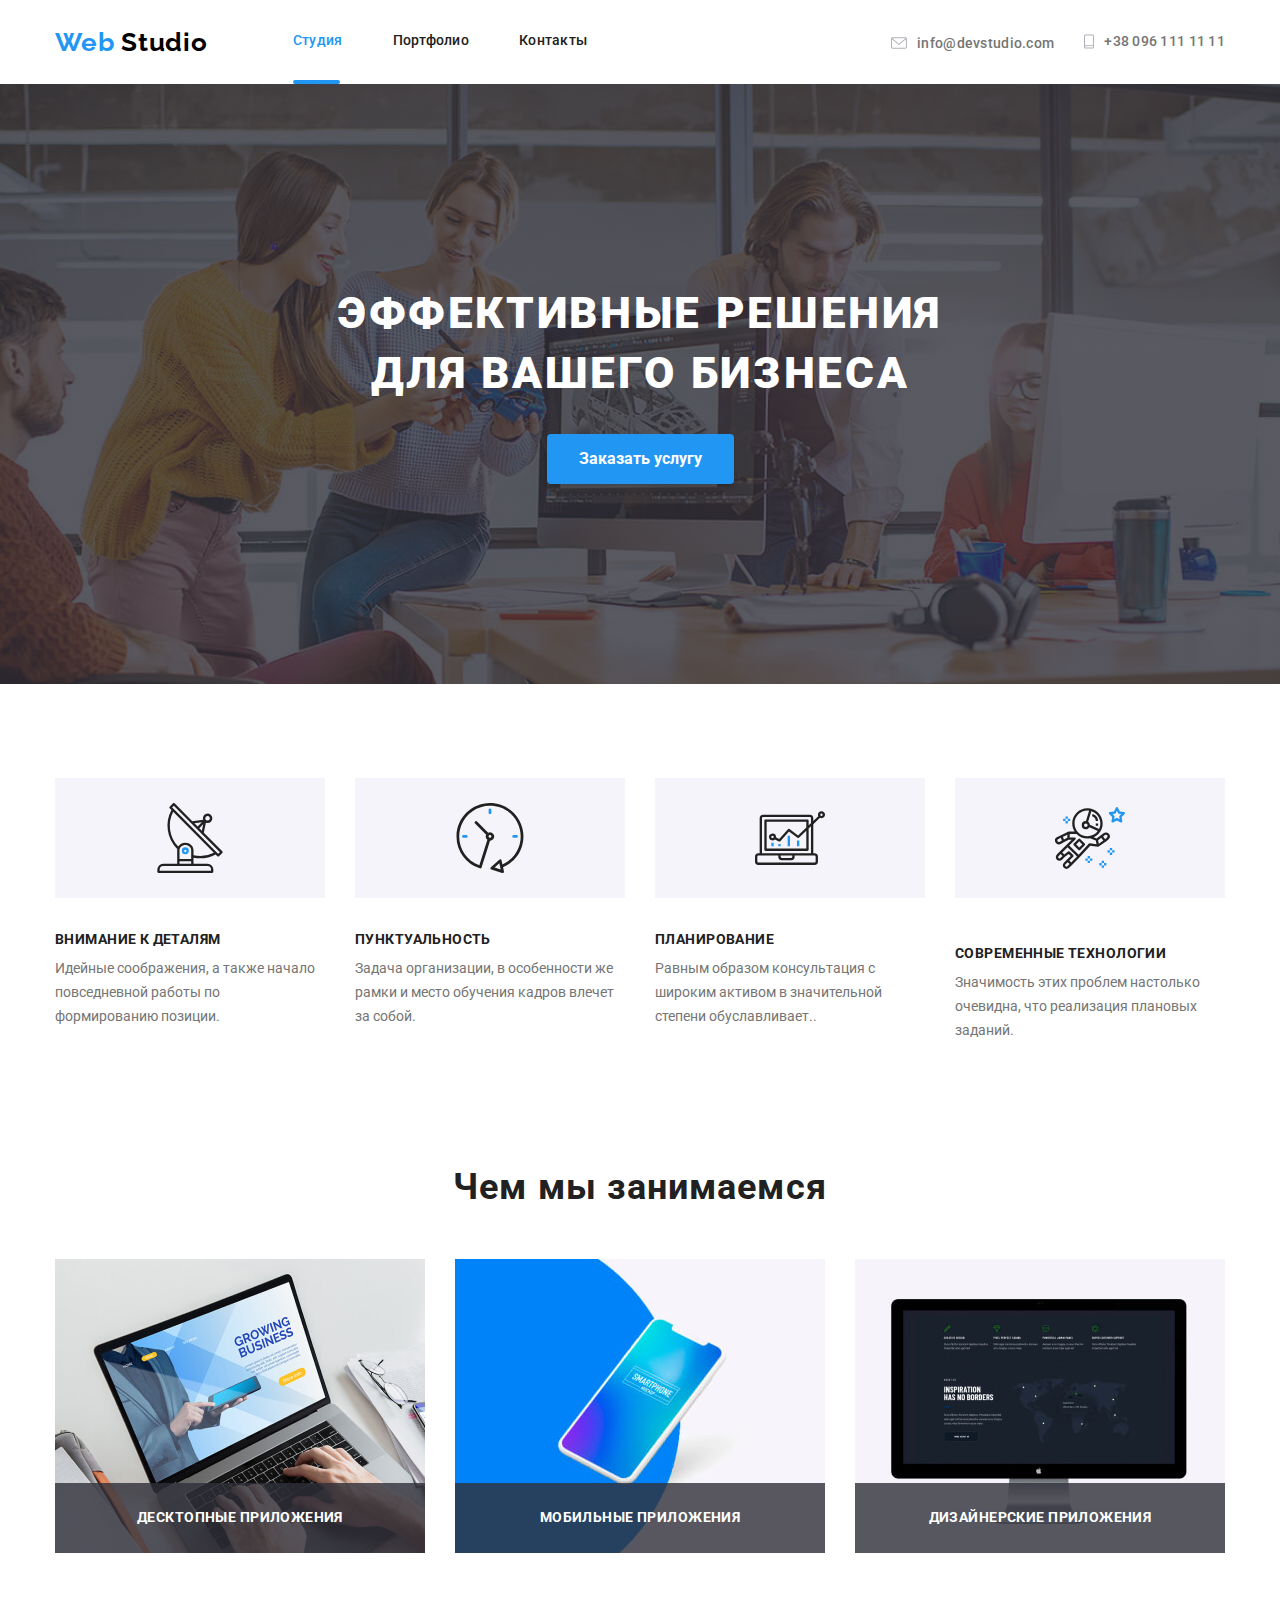
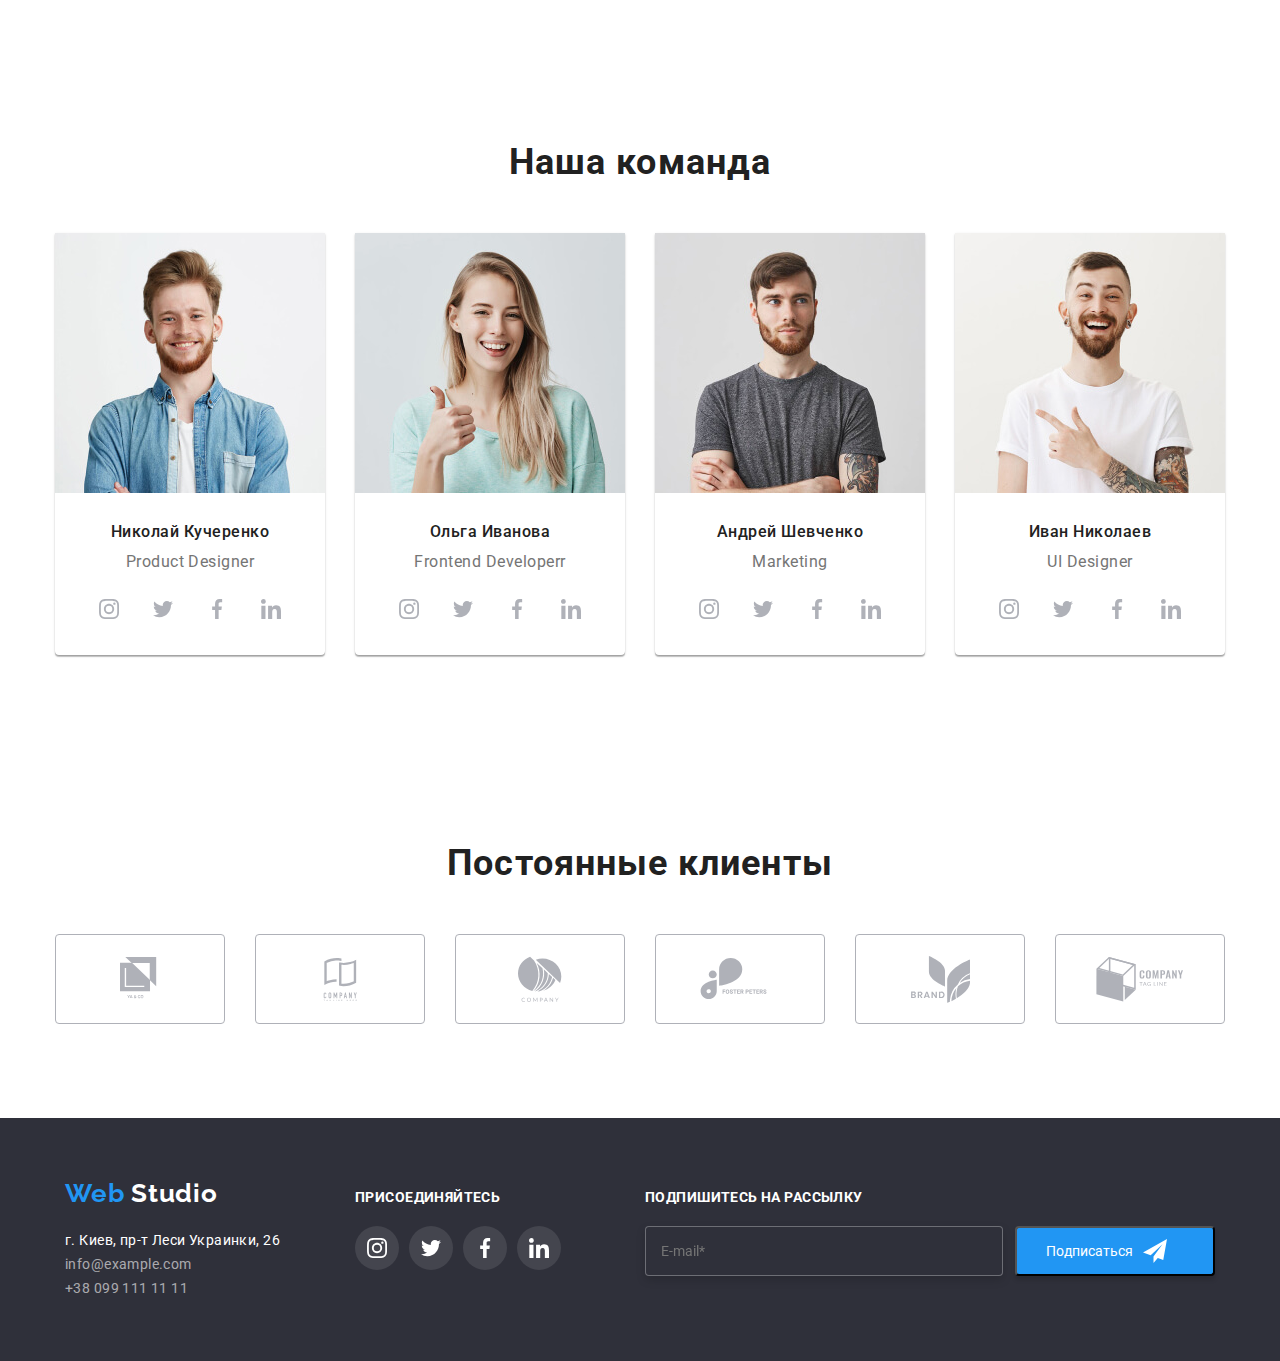
<file: index.html>
<!DOCTYPE html>
<html lang="ru">
  <head>
    <meta charset="UTF-8" />
    <meta name="viewport" content="width=device-width, initial-scale=1.0" />
    <title>WEB STUDIO</title>
    <link
      href="https://fonts.googleapis.com/css2?family=Raleway:wght@700&family=Roboto:wght@400;500;700&display=swap"
      rel="stylesheet"
    />
    <link rel="stylesheet" href="./css/normalize.css" />
    <link rel="stylesheet" href="./css/main.min.css" />
  </head>
  <body>
    <header class="header">
      <div class="container flex-header">
        <nav class="navigation">
          <a href="./index.html" class="logo link"><span>Web </span>Studio</a>
          <ul class="navigation-list">
            <li class="navigation-list-item studio list">
              <a class="navigation-list-link link current" href="./index.html"
                >Студия</a
              >
            </li>
            <li class="navigation-list-item list">
              <a class="navigation-list-link link" href="./portfolio.html"
                >Портфолио</a
              >
            </li>
            <li class="navigation-list-item list">
              <a class="navigation-list-link link" href="">Контакты</a>
            </li>
          </ul>
        </nav>
        <address class="header-adress">
          <ul class="header-adress-list list flex-container">
            <li class="header-adress-item list">
              <a
                class="header-adress-mail link"
                href="mailto:info@devstudio.com"
                ><svg class="header-adress-mail-svg" width="16" height="12">
                  <use href="./images/symbol-defs.svg#icon-envelope"></use>
                </svg>
                info@devstudio.com
              </a>
            </li>
            <li class="header-adress-item list">
              <a class="header-adress-tel link" href="tel:+38096111111"
                ><svg class="header-adress-mail-svg" width="10" height="15">
                  <use href="./images/symbol-defs.svg#icon-smartphone-1"></use>
                </svg>
                +38 096 111 11 11</a
              >
            </li>
          </ul>
        </address>
      </div>
    </header>
    <main>
      <!------------------------HERO--------->
      <section class="hero">
        <div class="hero-text">
          <h1 class="hero-title">
            Эффективные решения <br />
            для вашего бизнеса
          </h1>
          <button data-modal-open class="main-button">Заказать услугу</button>
        </div>
      </section>
      <!--About Us-->
      <section class="about-us section">
        <div class="container">
          <ul class="about-us-list">
            <li class="about-us-item svg1 list">
              <h3 class="about-us-title title">Внимание к деталям</h3>
              <p class="about-us-description">
                Идейные соображения, а также начало повседневной работы по
                формированию позиции.
              </p>
            </li>
            <li class="about-us-item svg2 list">
              <h3 class="about-us-title title">Пунктуальность</h3>
              <p class="about-us-description">
                Задача организации, в особенности же рамки и место обучения
                кадров влечет за собой.
              </p>
            </li>
            <li class="about-us-item svg3 list">
              <h3 class="about-us-title title">Планирование</h3>
              <p class="about-us-description">
                Равным образом консультация с широким активом в значительной
                степени обуславливает..
              </p>
            </li>
            <li class="about-us-item svg4 list">
              <h3 class="about-us-title">Современные технологии</h3>
              <p class="about-us-description">
                Значимость этих проблем настолько очевидна, что реализация
                плановых заданий.
              </p>
            </li>
          </ul>
        </div>
      </section>
      <!--------------offers------->
      <section class="offers section">
        <div class="container">
          <h2 class="offers-main-title">Чем мы занимаемся</h2>
          <ul class="offers-list">
            <li class="offers-list-item list">
              <img
                src="./images/pc.jpg"
                alt="desktop"
                width="370"
                height="294"
              />
              <h3 class="offers-title title">Десктопные приложения</h3>
            </li>
            <li class="offers-list-item list">
              <img
                src="./images/box.jpg"
                width="370"
                alt="mobile"
                height="294"
              />
              <h3 class="offers-title title title">Мобильные приложения</h3>
            </li>
            <li class="offers-list-item list">
              <img
                src="./images/pc2.jpg"
                alt="disign"
                width="370"
                height="294"
              />
              <h3 class="offers-title title">Дизайнерские приложения</h3>
            </li>
          </ul>
        </div>
      </section>
      <!--Our team-->
      <section class="ourteam section">
        <div class="container">
          <h2 class="ourteam-main-title">Наша команда</h2>
          <ul class="ourteam-list">
            <li class="ourteam-list-item list">
              <img
                class="ourteam-photo"
                src="./images/imgNikolay.jpg"
                alt="Николай Кучеренко"
                width="270"
                height="260"
              />
              <h3 class="ourteam-title title">Николай Кучеренко</h3>
              <p class="ourteam-text" lang="en">Product Designer</p>
              <ul class="social-links-list">
                <li class="social-links-item list">
                  <a
                    class="social-links link"
                    href=""
                    aria-label="иконка инстаграмм"
                  >
                    <svg class="social-links-svg" width="20" height="20">
                      <use href="./images/symbol-defs.svg#icon-instagram"></use>
                    </svg>
                  </a>
                </li>
                <li class="social-links-item list">
                  <a
                    class="social-links link"
                    href=""
                    aria-label="иконка твитер"
                    ><svg class="social-links-svg" width="20" height="20">
                      <use href="./images/symbol-defs.svg#icon-twitter"></use>
                    </svg>
                  </a>
                </li>
                <li class="social-links-item list">
                  <a
                    class="social-links link"
                    href=""
                    aria-label="иконка фейсбук"
                    ><svg class="social-links-svg" width="20" height="20">
                      <use href="./images/symbol-defs.svg#icon-facebook"></use>
                    </svg>
                  </a>
                </li>
                <li class="social-links-item list">
                  <a
                    class="social-links link"
                    href=""
                    aria-label="иконка линкедин"
                    ><svg class="social-links-svg" width="20" height="20">
                      <use href="./images/symbol-defs.svg#icon-linkedin"></use>
                    </svg>
                  </a>
                </li>
              </ul>
            </li>
            <li class="ourteam-list-item list">
              <img
                class="ourteam-photo"
                src="./images/imgOlga.jpg"
                alt="Ольга Иванова"
                width="270"
                height="260"
              />
              <h3 class="ourteam-title title">Ольга Иванова</h3>
              <p class="ourteam-text" lang="en">Frontend Developerr</p>
              <ul class="social-links-list">
                <li class="social-links-item list">
                  <a
                    class="social-links link"
                    href=""
                    aria-label="иконка инстаграмм"
                  >
                    <svg class="social-links-svg" width="20" height="20">
                      <use href="./images/symbol-defs.svg#icon-instagram"></use>
                    </svg>
                  </a>
                </li>
                <li class="social-links-item list">
                  <a
                    class="social-links link"
                    href=""
                    aria-label="иконка твитер"
                    ><svg class="social-links-svg" width="20" height="20">
                      <use href="./images/symbol-defs.svg#icon-twitter"></use>
                    </svg>
                  </a>
                </li>
                <li class="social-links-item list">
                  <a
                    class="social-links link"
                    href=""
                    aria-label="иконка фейсбук"
                    ><svg class="social-links-svg" width="20" height="20">
                      <use href="./images/symbol-defs.svg#icon-facebook"></use>
                    </svg>
                  </a>
                </li>
                <li class="social-links-item list">
                  <a
                    class="social-links link"
                    href=""
                    aria-label="иконка линкедин"
                    ><svg class="social-links-svg" width="20" height="20">
                      <use href="./images/symbol-defs.svg#icon-linkedin"></use>
                    </svg>
                  </a>
                </li>
              </ul>
            </li>
            <li class="ourteam-list-item list">
              <img
                class="ourteam-photo"
                src="./images/imgandrej.jpg"
                alt="Андрей Шевченко"
                width="270"
                height="260"
              />
              <h3 class="ourteam-title title">Андрей Шевченко</h3>
              <p class="ourteam-text" lang="en">Marketing</p>
              <ul class="social-links-list">
                <li class="social-links-item list">
                  <a
                    class="social-links link"
                    href=""
                    aria-label="иконка инстаграмм"
                  >
                    <svg class="social-links-svg" width="20" height="20">
                      <use href="./images/symbol-defs.svg#icon-instagram"></use>
                    </svg>
                  </a>
                </li>
                <li class="social-links-item list">
                  <a
                    class="social-links link"
                    href=""
                    aria-label="иконка твитер"
                    ><svg class="social-links-svg" width="20" height="20">
                      <use href="./images/symbol-defs.svg#icon-twitter"></use>
                    </svg>
                  </a>
                </li>
                <li class="social-links-item list">
                  <a
                    class="social-links link"
                    href=""
                    aria-label="иконка фейсбук"
                    ><svg class="social-links-svg" width="20" height="20">
                      <use href="./images/symbol-defs.svg#icon-facebook"></use>
                    </svg>
                  </a>
                </li>
                <li class="social-links-item list">
                  <a
                    class="social-links link"
                    href=""
                    aria-label="иконка линкедин"
                    ><svg class="social-links-svg" width="20" height="20">
                      <use href="./images/symbol-defs.svg#icon-linkedin"></use>
                    </svg>
                  </a>
                </li>
              </ul>
            </li>
            <li class="ourteam-list-item list">
              <img
                class="ourteam-photo"
                src="./images/imgivan.jpg"
                alt="Иван Николаев"
                width="270"
                height="260"
              />
              <h3 class="ourteam-title title">Иван Николаев</h3>
              <p class="ourteam-text" lang="en">UI Designer</p>
              <ul class="social-links-list">
                <li class="social-links-item list">
                  <a
                    class="social-links link"
                    href=""
                    aria-label="иконка инстаграмм"
                  >
                    <svg class="social-links-svg" width="20" height="20">
                      <use href="./images/symbol-defs.svg#icon-instagram"></use>
                    </svg>
                  </a>
                </li>
                <li class="social-links-item list">
                  <a
                    class="social-links link"
                    href=""
                    aria-label="иконка твитер"
                    ><svg class="social-links-svg" width="20" height="20">
                      <use href="./images/symbol-defs.svg#icon-twitter"></use>
                    </svg>
                  </a>
                </li>
                <li class="social-links-item list">
                  <a
                    class="social-links link"
                    href=""
                    aria-label="иконка фейсбук"
                    ><svg class="social-links-svg" width="20" height="20">
                      <use href="./images/symbol-defs.svg#icon-facebook"></use>
                    </svg>
                  </a>
                </li>
                <li class="social-links-item list">
                  <a
                    class="social-links link"
                    href=""
                    aria-label="иконка линкедин"
                    ><svg class="social-links-svg" width="20" height="20">
                      <use href="./images/symbol-defs.svg#icon-linkedin"></use>
                    </svg>
                  </a>
                </li>
              </ul>
            </li>
          </ul>
        </div>
      </section>
      <!--Our clients-->
      <section class="clients section">
        <div class="container">
          <h2 class="clients-title">Поcтоянные клиенты</h2>
          <ul class="clients-list">
            <li class="clients-list-item list">
              <a class="clients-links link" href="client1"
                ><svg class="clients-links-svg" width="40" height="52">
                  <use href="./images/symbol-defs.svg#icon-logo1"></use>
                </svg>
              </a>
            </li>
            <li class="clients-list-item list">
              <a class="clients-links link" href="client2"
                ><svg class="clients-links-svg" width="41" height="43">
                  <use href="./images/symbol-defs.svg#icon-logo2"></use>
                </svg>
              </a>
            </li>
            <li class="clients-list-item list">
              <a class="clients-links link" href="client3"
                ><svg class="clients-links-svg" width="44" height="49">
                  <use href="./images/symbol-defs.svg#icon-logo3"></use>
                </svg>
              </a>
            </li>
            <li class="clients-list-item list">
              <a class="clients-links link" href="client4"
                ><svg class="clients-links-svg" width="80" height="42">
                  <use href="./images/symbol-defs.svg#icon-logo4"></use>
                </svg>
              </a>
            </li>
            <li class="clients-list-item list">
              <a class="clients-links link" href="client5"
                ><svg class="clients-links-svg" width="59" height="47">
                  <use href="./images/symbol-defs.svg#icon-logo5"></use>
                </svg>
              </a>
            </li>
            <li class="clients-list-item list">
              <a class="clients-links link" href="client6"
                ><svg class="clients-links-svg" width="88" height="45">
                  <use href="./images/symbol-defs.svg#icon-logo6"></use>
                </svg>
              </a>
            </li>
          </ul>
        </div>
      </section>
    </main>
    <!------------------------Footer---------------->
    <footer class="footer">
      <div class="container flex-container">
        <div class="logo-adress">
          <a class="logo-footer link" href="./index.html"
            ><span>Web </span>Studio</a
          >
          <address>
            <ul class="footer-adress">
              <li class="footer-contacts-item list">
                <a
                  class="adress-footer link"
                  href="https://goo.gl/maps/j82PAnzbgsZSM37J8"
                  target="blanc"
                  >г. Киев, пр-т Леси Украинки, 26</a
                >
              </li>
              <li class="footer-contacts-item list">
                <a class="contacts-footer link" href="mailto:info@example.com"
                  >info@example.com</a
                >
              </li>
              <li class="footer-contacts-item list">
                <a class="contacts-footer link" href="tel:+380991111111"
                  >+38 099 111 11 11</a
                >
              </li>
            </ul>
          </address>
        </div>

        <div class="footer-join">
          <b class="footer-title">Присоединяйтесь</b>
          <ul class="footer-social-links">
            <li class="social-links-item list">
              <a
                class="social-links-footer link"
                href=""
                aria-label="иконка инстаграмм"
                ><svg class="social-links-svg-footer" width="20" height="20">
                  <use href="./images/symbol-defs.svg#icon-instagram"></use>
                </svg>
              </a>
            </li>
            <li class="social-links-item list">
              <a
                class="social-links-footer link"
                href=""
                aria-label="иконка твитер"
              >
                <svg class="social-links-svg-footer" width="20" height="20">
                  <use href="./images/symbol-defs.svg#icon-twitter"></use>
                </svg>
              </a>
            </li>
            <li class="social-links-item list">
              <a
                class="social-links-footer link"
                href=""
                aria-label="иконка фейсбук"
                ><svg class="social-links-svg-footer" width="20" height="20">
                  <use href="./images/symbol-defs.svg#icon-facebook"></use>
                </svg>
              </a>
            </li>
            <li class="social-links-item list">
              <a
                class="social-links-footer link"
                href=""
                aria-label="иконка линкедин"
                ><svg class="social-links-svg-footer" width="20" height="20">
                  <use href="./images/symbol-defs.svg#icon-linkedin"></use>
                </svg>
              </a>
            </li>
          </ul>
        </div>
        <div class="footer-subskribe">
          <b class="footer-title">Подпишитесь на рассылку</b>
          <form action="#" method="GET" class="contact-form">
            <input
              type="email"
              class="contact-form-input"
              name="user-email"
              placeholder="E-mail*"
              required
            />
            <button type="submit" class="footer-subskribe-button">
              Подписаться
              <svg class="footer-subskribe-button-svg" width="24" height="24">
                <use href="./images/symbol-defs2.svg#icon-icon-send"></use>
              </svg>
            </button>
          </form>
        </div>
      </div>
    </footer>
    <!------------------------modal--------------->
  <div data-modal class="backdrop is-hidden">
    <div class="modal">
      <button data-modal-close type="button" class="modal-close-btn">
        <svg class="modal-svg-btn" width="18" height="18">
          <use href="./images/symbol-defs2.svg#icon-close"></use>
        </svg>
      </button>
      <form action="#" class="modal-form">
        <h2 class="modal-form-title">
          Оставьте свои данные,мы вам перезвоним
        </h2>

        <div class="modal-form-input-wrapper">
          <input
            type="text"
            name="user-name"
            id="user-modal-name"
            class="modal-form-input"
            placeholder=" "
            required
          />
          <label class="modal-form-label" for="user-modal-name"> Имя</label>
          <svg class="modal-svg" width="18" height="18">
            <use href="./images/symbol-defs2.svg#icon-person"></use>
          </svg>
        </div>
        <div class="modal-form-input-wrapper">
          <input
            type="tel"
            name="user-tel"
            id="user-modal-tel"
            class="modal-form-input"
            placeholder=" "
            required
          />

          <label for="user-modal-tel" class="modal-form-label">
            Телефон
          </label>
          <svg class="modal-svg" width="18" height="18">
            <use href="./images/symbol-defs2.svg#icon-phone"></use>
          </svg>
        </div>
        <div class="modal-form-input-wrapper">
          <input
            type="email"
            name="user-email"
            id="user-modal-email"
            class="modal-form-input"
            placeholder=" "
            required
          />

          <label for="user-modal-email" class="modal-form-label">Почта</label>
          <svg class="modal-svg" width="18" height="18">
            <use href="./images/symbol-defs2.svg#icon-email"></use>
          </svg>
        </div>

        <textarea
          name="user-message"
          class="modal-form-message"
          placeholder="Комментарий"
        ></textarea>
        <label class="modal-form-option-label">
          <input
            type="checkbox"
            name="policy"
            value="accept-policy"
            class="modal-form-checkbox"
          />
          <span class="modal-form-custom-checkbox">
            <svg class="svg-checkbox" width="16" height="15">
              <use href="./images/symbol-defs2.svg#icon-check"></use>
            </svg>
          </span>
          <span class="modal-form-option-span"
            >Соглашаюсь с рассылкой и принимаю
            <a href="#">Условия договора</a></span
          >
        </label>
        <button type="submit" class="modal-form-btn">Отправить</button>
      </form>
    </div>
    <script src="./js/modal.js"></script>
  </body>
</html>
</file>
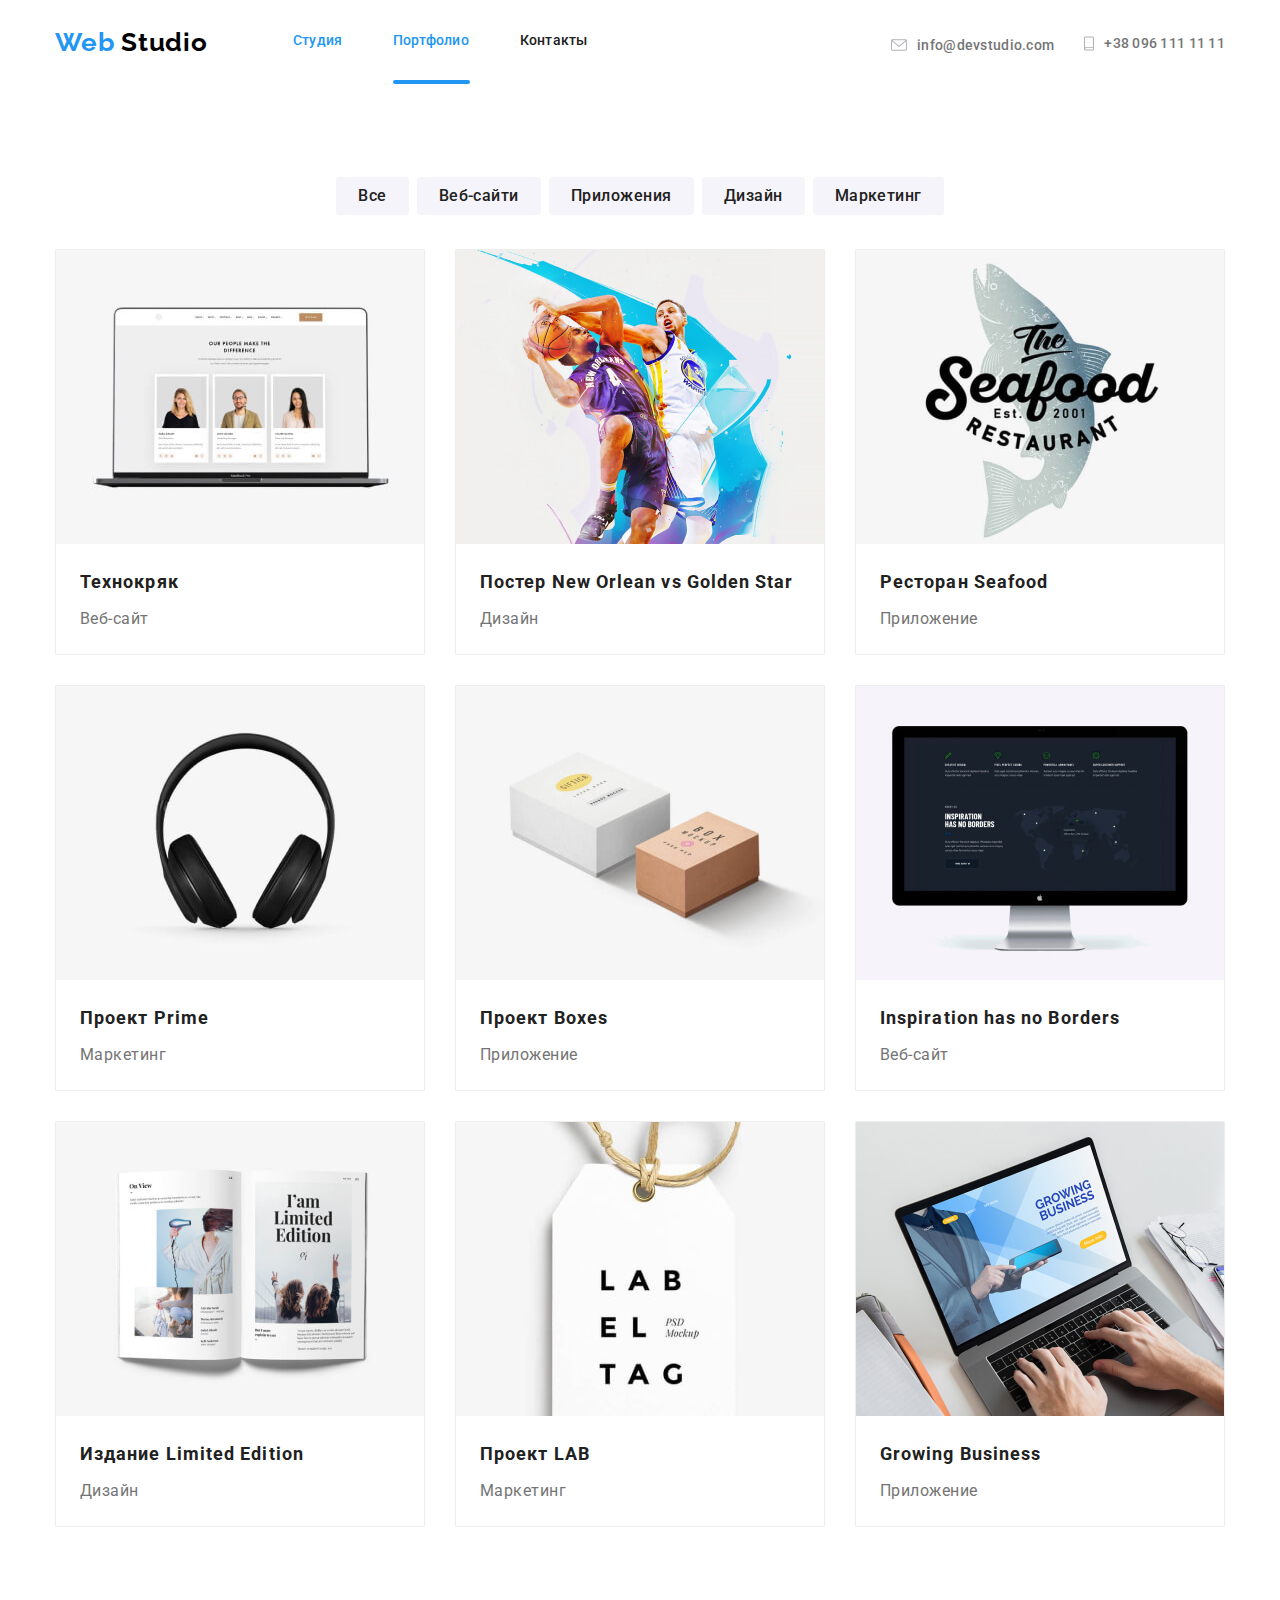
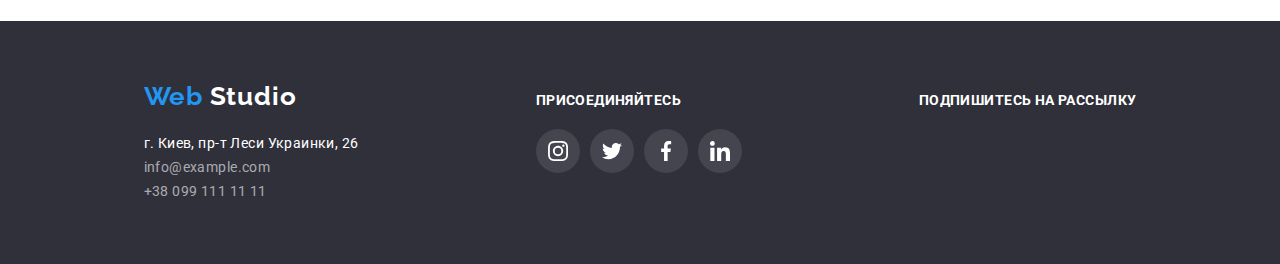
<file: portfolio.html>
<!DOCTYPE html>
<html lang="ru">
  <head>
    <meta charset="UTF-8" />
    <meta name="viewport" content="width=device-width, initial-scale=1.0" />
    <title>WEB STUDIO</title>
    <link
      href="https://fonts.googleapis.com/css2?family=Raleway:wght@700&family=Roboto:wght@400;500;700&display=swap"
      rel="stylesheet"
    />
    <link rel="stylesheet" href="./css/normalize.css" />
    <link rel="stylesheet" href="./css/main.min.css" />
  </head>
  <body>
    <header class="header">
      <div class="container flex-container">
        <nav class="navigation">
          <a href="./index.html" class="logo link"><span>Web </span>Studio</a>
          <ul class="navigation-list">
            <li class="navigation-list-item list">
              <a class="navigation-list-link link current" href="./index.html"
                >Студия</a
              >
            </li>
            <li class="navigation-list-item portfolio list">
              <a
                class="navigation-list-link link current"
                href="./portfolio.html"
                >Портфолио</a
              >
            </li>
            <li class="navigation-list-item list">
              <a class="navigation-list-link link" href="">Контакты</a>
            </li>
          </ul>
        </nav>
        <address class="header-adress">
          <ul class="header-adress-list list flex-container">
            <li class="header-adress-item list">
              <a
                class="header-adress-mail link"
                href="mailto:info@devstudio.com"
                ><svg class="header-adress-mail-svg" width="16" height="12">
                  <use href="./images/symbol-defs.svg#icon-envelope"></use>
                </svg>
                info@devstudio.com
              </a>
            </li>
            <li class="header-adress-item list">
              <a class="header-adress-tel link" href="tel:+38096111111"
                ><svg class="header-adress-mail-svg" width="10" height="15">
                  <use href="./images/symbol-defs.svg#icon-smartphone-1"></use>
                </svg>
                +38 096 111 11 11</a
              >
            </li>
          </ul>
        </address>
      </div>
    </header>
    <main>
      <div class="container">
        <h1 hidden>ПОРТФОЛИО</h1>
        <ul class="button-list">
          <li class="button-item list">
            <button class="button-filter">Все</button>
          </li>
          <li class="button-item list">
            <button class="button-filter">Веб-сайти</button>
          </li>
          <li class="button-item list">
            <button class="button-filter">Приложения</button>
          </li>
          <li class="button-item list">
            <button class="button-filter">Дизайн</button>
          </li>
          <li class="button-item list">
            <button class="button-filter">Маркетинг</button>
          </li>
        </ul>
      </div>
      <!--Список работ-->
      <div class="container">
        <ul class="work-list">
          <li class="work-list-item list">
            <a class="work-link link" href="">
              <div class="portfolio-wrapper">
                <img
                  src="./images/portfolio/img1.jpg"
                  alt="Веб-сайт"
                  width="370"
                  height="294"
                />
                <p class="work-list-text">
                  Технокряк это современная площадка распространения
                  коронавируса. Компании используют эту платформу для цифрового
                  шпионажа и атак на защищённые сервера конкурентов.
                </p>
              </div>
              <div class="text">
                <h2 class="work-list-title">Технокряк</h2>
                <p class="work-list-discription">Веб-сайт</p>
              </div>
            </a>
          </li>
          <li class="work-list-item list">
            <a class="work-link link" href="">
              <div class="portfolio-wrapper">
                <img
                  src="./images/portfolio/img2.jpg"
                  alt="Дизайн"
                  width="370"
                  height="294"
                />
                <p class="work-list-text">
                  Технокряк это современная площадка распространения
                  коронавируса. Компании используют эту платформу для цифрового
                  шпионажа и атак на защищённые сервера конкурентов.
                </p>
              </div>
              <div class="text">
                <h2 class="work-list-title">
                  Постер <span lang="en">New Orlean vs Golden Star</span>
                </h2>
                <p class="work-list-discription">Дизайн</p>
              </div>
            </a>
          </li>
          <li class="work-list-item list">
            <a class="work-link link" href="">
              <div class="portfolio-wrapper">
                <img
                  src="./images/portfolio/img3.jpg"
                  alt="Приложение"
                  width="370"
                  height="294"
                />
                <p class="work-list-text">
                  Технокряк это современная площадка распространения
                  коронавируса. Компании используют эту платформу для цифрового
                  шпионажа и атак на защищённые сервера конкурентов.
                </p>
              </div>
              <div class="text">
                <h2 class="work-list-title">
                  Ресторан <span lang="en">Seafood</span>
                </h2>
                <p class="work-list-discription">Приложение</p>
              </div>
            </a>
          </li>
          <li class="work-list-item list">
            <a class="work-link link" href="">
              <div class="portfolio-wrapper">
                <img
                  src="./images/portfolio/img4.jpg"
                  alt="Приложение"
                  width="370"
                  height="294"
                />
                <p class="work-list-text">
                  Технокряк это современная площадка распространения
                  коронавируса. Компании используют эту платформу для цифрового
                  шпионажа и атак на защищённые сервера конкурентов.
                </p>
              </div>
              <div class="text">
                <h2 class="work-list-title">
                  Проект <span lang="en">Prime</span>
                </h2>

                <p class="work-list-discription">Маркетинг</p>
              </div>
            </a>
          </li>
          <li class="work-list-item list">
            <a class="work-link link" href="">
              <div class="portfolio-wrapper">
                <img
                  src="./images/portfolio/img5.jpg"
                  alt="Приложение"
                  width="370"
                  height="294"
                />
                <p class="work-list-text">
                  Технокряк это современная площадка распространения
                  коронавируса. Компании используют эту платформу для цифрового
                  шпионажа и атак на защищённые сервера конкурентов.
                </p>
              </div>
              <div class="text">
                <h2 class="work-list-title">
                  Проект <span lang="en">Boxes</span>
                </h2>
                <p class="work-list-discription">Приложение</p>
              </div>
            </a>
          </li>
          <li class="work-list-item list">
            <a class="work-link link" href="">
              <div class="portfolio-wrapper">
                <img
                  src="./images/portfolio/img6.jpg"
                  alt="Приложение"
                  width="370"
                  height="294"
                />
                <p class="work-list-text">
                  Технокряк это современная площадка распространения
                  коронавируса. Компании используют эту платформу для цифрового
                  шпионажа и атак на защищённые сервера конкурентов.
                </p>
              </div>
              <div class="text">
                <h2 class="work-list-title" lang="en">
                  Inspiration has no Borders
                </h2>

                <p class="work-list-discription">Веб-сайт</p>
              </div>
            </a>
          </li>
          <li class="work-list-item list">
            <a class="work-link link" href="">
              <div class="portfolio-wrapper">
                <img
                  src="./images/portfolio/img7.jpg"
                  alt="Приложение"
                  width="370"
                  height="294"
                />
                <p class="work-list-text">
                  Технокряк это современная площадка распространения
                  коронавируса. Компании используют эту платформу для цифрового
                  шпионажа и атак на защищённые сервера конкурентов.
                </p>
              </div>
              <div class="text">
                <h2 class="work-list-title">
                  Издание <span lang="en">Limited Edition</span>
                </h2>

                <p class="work-list-discription">Дизайн</p>
              </div>
            </a>
          </li>
          <li class="work-list-item list">
            <a class="work-link link" href="">
              <div class="portfolio-wrapper">
                <img
                  src="./images/portfolio/img8.jpg"
                  alt="Приложение"
                  width="370"
                  height="294"
                />
                <p class="work-list-text">
                  Технокряк это современная площадка распространения
                  коронавируса. Компании используют эту платформу для цифрового
                  шпионажа и атак на защищённые сервера конкурентов.
                </p>
              </div>
              <div class="text">
                <h2 class="work-list-title">
                  Проект <span lang="en">LAB</span>
                </h2>
                <p class="work-list-discription">Маркетинг</p>
              </div>
            </a>
          </li>
          <li class="work-list-item list">
            <a class="work-link link" href="">
              <div class="portfolio-wrapper">
                <img
                  src="./images/portfolio/img9.jpg"
                  alt="Приложение"
                  width="370"
                  height="294"
                />
                <p class="work-list-text">
                  Технокряк это современная площадка распространения
                  коронавируса. Компании используют эту платформу для цифрового
                  шпионажа и атак на защищённые сервера конкурентов.
                </p>
              </div>
              <div class="text">
                <h2 class="work-list-title" lang="en">Growing Business</h2>
                <p class="work-list-discription">Приложение</p>
              </div>
            </a>
          </li>
        </ul>
      </div>
    </main>
    <!--Footer-->

    <footer class="footer">
      <div class="container flex-container">
        <div>
          <a class="logo-footer link" href="./index.html"
            ><span>Web </span>Studio</a
          >
          <address>
            <ul>
              <li class="footer-contacts-item list">
                <a
                  class="adress-footer link"
                  href="https://goo.gl/maps/j82PAnzbgsZSM37J8"
                  target="blanc"
                  >г. Киев, пр-т Леси Украинки, 26</a
                >
              </li>
              <li class="footer-contacts-item list">
                <a class="contacts-footer link" href="mailto:info@example.com"
                  >info@example.com</a
                >
              </li>
              <li class="footer-contacts-item list">
                <a class="contacts-footer link" href="tel:+380991111111"
                  >+38 099 111 11 11</a
                >
              </li>
            </ul>
          </address>
        </div>
        <div>
          <b class="footer-title">Присоединяйтесь</b>
          <ul class="footer-social-links">
            <li class="social-links-item list">
              <a
                class="social-links-footer link"
                href=""
                aria-label="иконка инстаграмм"
                ><svg class="social-links-svg-footer" width="20" height="20">
                  <use
                    href="./images/symbol-defs.svg#icon-instagram"
                  ></use></svg
              ></a>
            </li>
            <li class="social-links-item list">
              <a
                class="social-links-footer link"
                href=""
                aria-label="иконка твитер"
                ><svg class="social-links-svg-footer" width="20" height="20">
                  <use href="./images/symbol-defs.svg#icon-twitter"></use></svg
              ></a>
            </li>
            <li class="social-links-item list">
              <a
                class="social-links-footer link"
                href=""
                aria-label="иконка фейсбук"
                ><svg class="social-links-svg-footer" width="20" height="20">
                  <use href="./images/symbol-defs.svg#icon-facebook"></use></svg
              ></a>
            </li>
            <li class="social-links-item list">
              <a
                class="social-links-footer link"
                href=""
                aria-label="иконка линкедин"
                ><svg class="social-links-svg-footer" width="20" height="20">
                  <use href="./images/symbol-defs.svg#icon-linkedin"></use></svg
              ></a>
            </li>
          </ul>
        </div>
        <div>
          <b class="footer-title">Подпишитесь на рассылку</b>
        </div>
      </div>
    </footer>
  </body>
</html>
</file>
<file: css/main.min.css>
html{box-sizing:border-box}*,*::before,*::after{box-sizing:inherit}body{font-family:"Roboto",sans-serif;font-size:14px;font-style:normal;background-color:#fff}ul{margin:0;padding:0}h1,h2{margin:0}H1,h2,h3,h4{font-weight:700;color:#212121}.link{text-decoration:none;display:block}.list{list-style:none}img{display:block}.title{margin:0}.container{margin-left:auto;margin-right:auto;width:1200px;padding-left:15px;padding-right:15px}.backdrop{position:fixed;left:0;top:0;display:flex;justify-content:center;align-items:center;width:100%;height:100%;background-color:rgba(0,0,0,0.5);z-index:100}.modal-form{position:relative;max-width:528px;background-color:#fff;padding:40px}.modal-svg{position:absolute;display:inline-block;transform:translate(15px, -25px)}.modal-form-title{margin-bottom:30px;font-family:"Roboto",sans-serif;font-style:normal;font-weight:bold;font-size:20px;line-height:23px;letter-spacing:0.03em}.modal-form-input-wrapper{position:relative;margin-bottom:28px}.modal-form-input{position:relative;height:30px;padding:12px 18px 12px 42px;border-radius:4px;border-color:#afb1b8}.modal-form-input::placeholder{color:transparent;transition:color 250ms linear 250ms}.modal-form-input:focus::placeholder{color:#757575}.modal-form-message{height:120px;margin-bottom:20px;padding-left:16px;resize:none}.modal-form-input,.modal-form-message{display:block;width:100%;font-family:"Roboto",sans-serif;font-weight:600;font-size:11px;letter-spacing:0.1em;border:none;background-color:transparent;font-family:"Roboto",sans-serif;font-style:normal;font-weight:normal;font-size:14px;line-height:16px;border:1px solid rgba(157,164,189,0.4)}.modal-form-input:focus,.modal-form-input:not(:placeholder-shown),.modal-form-message:focus,.modal-form-message:not(:placeholder-shown){outline-color:#2196f3}.modal-form-message:focus::placeholder{color:#2196f3}.modal-form-label{position:absolute;top:50%;left:46px;color:#757575;transform:translateY(-50%);font-family:"Roboto",sans-serif;transition:transform 250ms linear;font-style:normal;font-weight:normal;font-size:14px;line-height:16px;letter-spacing:0.01em}.modal-form-input:focus+.modal-form-label,.modal-form-input:not(:placeholder-shown)+.modal-form-label{transform:translate(-30px, -40px);color:#2196f3}.modal-form-input:focus ~ .modal-svg{fill:#2196f3}.modal-form-checkbox{position:absolute;width:1px;height:1px;margin:-1px;padding:0;clip:rect(0 0 0 0);overflow:hidden;border-radius:1px}.modal-form-option-label{display:flex;align-items:center;margin-bottom:30px}.modal-form-custom-checkbox{display:inline-block;overflow:hidden;background-color:#fff;margin-right:7px;border:solid 1px #757575;border-radius:2px}.modal-form-option-span{font-family:"Roboto",sans-serif;font-style:normal;font-weight:normal;font-size:14px;line-height:1.7px;letter-spacing:0.03em;color:#757575}.modal-form-option-span a{color:#2196f3}.modal-form-checkbox:checked+.modal-form-custom-checkbox{background-color:#2196f3;border:solid 1px #fff}.svg-checkbox{fill:#fff}.modal-form-btn{letter-spacing:0.09em;font-family:"Roboto",sans-serif;font-style:normal;font-weight:700;font-size:16px;line-height:30px;background-color:#188ce8;padding-top:10px;padding-right:56px;padding-bottom:10px;padding-left:55px;cursor:pointer;margin-left:125px;margin-right:123px;width:200px;height:50px;color:#fff;border-radius:4px;transition:background-color 250ms linear, color 250ms linear}.modal-form-btn:hover,.modal-form-btn:focus{background-color:#2196f3;color:#ffffff}.is-hidden{opacity:0;visibility:hidden;pointer-events:none}.modal-close-btn{position:absolute;top:8px;right:8px;width:30px;height:30px;border-radius:50%;cursor:pointer;transition:250ms cubic-bezier(0.4, 0, 0.2, 1);background:var(--light-text-color);margin:0;border:1px solid rgba(163,86,86,0.1);z-index:110}.modal-close-btn:hover{color:#2196f3;fill:#2196f3}.modal{position:relative}.section{padding-bottom:94px}.hero{text-align:center;background-position:center;background-image:linear-gradient(to right, rgba(47,48,58,0.8), rgba(47,48,58,0.8)),url(../images/Hero.jpg);height:600px;max-width:1600px;margin-left:auto;margin-right:auto}.hero-title{font-weight:900;font-size:44px;line-height:1.36;text-align:center;letter-spacing:0.06em;text-transform:uppercase;color:#fff;padding-top:200px;padding-bottom:30px}.main-button{font-family:"Roboto",sans-serif;font-weight:700;font-size:16px;line-height:1.875;color:#fff;background-color:#2196f3;box-shadow:0px 4px 4px rgba(0,0,0,0.15);border-radius:4px;border:0;padding:10px 32px;cursor:pointer}.about-us-description{font-family:"Roboto",sans-serif;font-weight:400;font-size:14px;line-height:1.71;color:#757575;margin:0}.about-us{padding-top:94px}.about-us-list{display:flex}.about-us-title{font-family:"Roboto",sans-serif;font-size:14px;line-height:1.142;letter-spacing:0.03em;text-transform:uppercase;margin-bottom:10px}.about-us-item{margin-bottom:30px}.about-us-item:not(:last-child){margin-right:30px}.about-us-item.svg1::before{display:inline-block;content:"";width:270px;height:120px;margin-bottom:30px;background:#f5f4fa;background-image:url(../images/antenna.svg);background-repeat:no-repeat;background-position:center}.about-us-item.svg2::before{display:inline-block;content:"";width:270px;height:120px;background:#f5f4fa;background-image:url(../images/clock.svg);background-repeat:no-repeat;background-position:center;margin-bottom:30px}.about-us-item.svg3::before{display:inline-block;content:"";width:270px;height:120px;background:#f5f4fa;background-image:url(../images/diagram.svg);background-repeat:no-repeat;background-position:center;margin-bottom:30px}.about-us-item.svg4::before{display:inline-block;content:"";width:270px;height:120px;background:#f5f4fa;background-image:url(../images/astronaut.svg);background-repeat:no-repeat;background-position:center;margin-bottom:30px}.navigation{display:flex;align-items:center}header{background:#fff}.navigation-list{display:flex}.navigation-list-item:not(:last-child){margin-right:50px}.flex-header{display:flex;align-items:center}.header-adress{margin-left:auto}.header-adress-item:not(:last-child){margin-right:30px}.logo{font-family:"Raleway";font-weight:700;font-size:26px;line-height:31px;letter-spacing:0.03em;color:#000000;margin-right:85px}.logo span{font-family:"Raleway";font-weight:bold;font-size:26px;line-height:31px;letter-spacing:0.03em;color:#2196f3}.navigation-list-link{font-weight:500;font-size:14px;line-height:1.143;letter-spacing:0.02em;color:#212121;padding-top:32px;padding-bottom:32px;transition:color 250ms cubic-bezier(0.4, 0, 0.2, 1)}.navigation-list-link:hover{color:#2196f3}.navigation-list-link:focus{color:#2196f3}.navigation-list-link:active{color:#2196f3}.navigation-list-link.current{color:#2196f3}.header-adress-mail,.header-adress-tel{display:flex;align-items:center;font-family:"Roboto",sans-serif;font-style:normal;font-weight:500;font-size:14px;line-height:16px;letter-spacing:0.02em;color:#757575;transition:color 250ms cubic-bezier(0.4, 0, 0.2, 1)}.header-adress-mail:hover,.header-adress-tel:hover{color:#2196f3}.header-adress-mail:focus,.header-adress-tel:focus{color:#2196f3}.navigation-list-item.studio::after{display:block;width:47px;height:4px;content:"";background:#2196f3;border-radius:2px}.navigation-list-item.portfolio::after{display:block;width:77px;height:4px;content:"";background:#2196f3;border-radius:2px}.header-adress-mail-svg{margin-right:10px;fill:#afb1b8;transition:fill 250ms cubic-bezier(0.4, 0, 0.2, 1)}.header-adress-item:hover .header-adress-mail-svg{fill:#2196f3;color:#2196f3}.offers-main-title{font-family:"Roboto",sans-serif;font-size:36px;line-height:1.16;text-align:center;letter-spacing:0.03em;margin-bottom:50px}.offers-list-item{width:370px}.offers-list-item:not(:last-child){margin-right:30px}.offers-list{display:flex;justify-content:space-between;position:relative}.offers-title{font-family:"Roboto",sans-serif;font-size:14px;line-height:1.14;text-align:center;letter-spacing:0.03em;text-transform:uppercase;color:#fff;background-color:rgba(47,48,58,0.8);position:absolute;padding-top:27px;padding-bottom:27px;bottom:0px;width:370px}.ourteam-list{display:flex}.ourteam.section{padding-top:94px}.ourteam-list-item{box-shadow:0px 2px 1px rgba(0,0,0,0.2),0px 1px 1px rgba(0,0,0,0.14),0px 1px 3px rgba(0,0,0,0.12);border-radius:0px 0px 4px 4px;width:270px}.ourteam-list-item:not(:last-child){margin-right:30px}.ourteam-main-title{font-family:"Roboto",sans-serif;font-size:36px;line-height:1.167;text-align:center;letter-spacing:0.03em;margin-top:0;margin-bottom:50px}.ourteam-title{font-family:"Roboto",sans-serif;font-weight:500;font-size:16px;line-height:1.18;text-align:center;letter-spacing:0.03em}.ourteam-photo{margin-bottom:30px}.ourteam-text{font-family:"Roboto",sans-serif;font-weight:400;font-size:16px;line-height:1.19;text-align:center;letter-spacing:0.03em;color:#757575;margin-top:10px;margin-bottom:16px}.social-links-item:not(:last-child){margin-right:10px}.social-links{font-family:"Roboto",sans-serif;display:flex;justify-content:center;align-items:center;width:44px;height:44px;border-radius:50%;background-color:#fff;transition:background-color 250ms cubic-bezier(0.4, 0, 0.2, 1)}.social-links:hover{background-color:#2196f3}.social-links-list{display:flex;justify-content:center;margin-bottom:24px}.social-links-svg{fill:#afb1b8;transition:fill 250ms cubic-bezier(0.4, 0, 0.2, 1)}.social-links:hover .social-links-svg{fill:#fff}.clients-title{font-family:"Roboto",sans-serif;font-style:normal;font-weight:700;font-size:36px;line-height:1.16;text-align:center;letter-spacing:0.03em;color:#212121;margin-bottom:50px}.clients.section{padding-top:94px}.clients-list{display:flex;justify-content:center;align-items:center}.clients-links{display:flex;justify-content:space-around;align-items:center;box-sizing:border-box;border:#757575;background:#ffffff;width:170px;height:90px;mix-blend-mode:normal;border:1px solid #afb1b8;box-sizing:border-box;border-radius:4px;transition:background-color 250ms cubic-bezier(0.4, 0, 0.2, 1)}.clients-links:hover{border:1px solid #2196f3}.clients-links:hover .clients-links-svg{fill:#2196f3}.clients-links-svg{fill:#afb1b8;transition:fill 250ms cubic-bezier(0.4, 0, 0.2, 1)}.clients-list-item:not(:last-child){margin-right:30px}.footer{background-color:#2f303a;color:#fff;padding-top:60px;padding-bottom:60px}.flex-container{display:flex;justify-content:space-around;align-items:baseline}.footer-social-links{display:flex}.logo-footer{font-family:"Raleway";font-weight:700;font-size:26px;line-height:31px;letter-spacing:0.03em;color:#fff;margin-bottom:20px}.logo-footer:focus{color:#2196f3}.logo-footer span{color:#2196f3}.adress-footer{font-family:"Roboto",sans-serif;font-style:normal;font-weight:400;font-size:14px;line-height:1.714;letter-spacing:0.03em;color:#ffffff}.contacts-footer{font-family:"Roboto",sans-serif;font-style:normal;font-weight:400;font-size:14px;line-height:1.71;letter-spacing:0.03em;color:rgba(255,255,255,0.6)}.footer-title{display:block;font-family:"Roboto",sans-serif;font-weight:700;font-size:14px;line-height:1.14;letter-spacing:0.03em;text-transform:uppercase;color:#fff;margin-bottom:20px}.footer-adress{width:270px}.footer-join{width:270px}.logo-adress{width:270px}.social-links-footer{display:flex;justify-content:center;align-items:center;width:44px;height:44px;border-radius:50%;background:rgba(255,255,255,0.1);transition:background-color 250ms cubic-bezier(0.4, 0, 0.2, 1)}.social-links-footer:not(:last-child){margin-right:10px}.social-links-footer:hover,.social-links-footer:focus{background-color:#2196f3}.social-links-svg-footer{fill:#fff}.contact-form-input{width:358px;height:50px;border:1px solid rgba(255,255,255,0.3);box-sizing:border-box;filter:drop-shadow(0px 4px 4px rgba(0,0,0,0.15));border-radius:4px;margin-right:12px;background:#2f303a;padding-left:15px;color:#fff}.contact-form{display:flex;justify-content:space-around;align-items:baseline}.footer-subskribe-button{display:flex;width:200px;height:50px;background:#2196f3;box-shadow:0px 4px 4px rgba(0,0,0,0.15);border-radius:4px;color:var(--primary-white-color);align-items:center;padding-left:29px}.footer-subskribe-button-svg{fill:#fff;margin-left:10px;margin-bottom:13px;margin-top:13px}.button-filter{font-family:"Roboto",sans-serif;font-weight:500;background:#f5f4fa;border:0px;font-size:16px;line-height:1.62;letter-spacing:0.03em;color:#212121;border-radius:4px;padding:6px 22px;transition:background-color 250ms cubic-bezier(0.4, 0, 0.2, 1);cursor:pointer}.button-filter:hover,.button-filter:focus{background:#2196f3;color:#fff;box-shadow:0px 2px 2px rgba(0,0,0,0.12),0px 1px 2px rgba(0,0,0,0.08),0px 3px 1px rgba(0,0,0,0.1)}.button-list{display:flex;justify-content:center;margin-bottom:34px;margin-top:93px}.button-item{transition:color 250ms cubic-bezier(0.4, 0, 0.2, 1)}.button-item:not(:last-child){margin-right:8px}.work-list{display:flex;flex-wrap:wrap}.work-list-item{width:calc((100% - 60px) / 3);margin-right:30px;background:#fff;border:1px solid #eeeeee;box-sizing:border-box;margin-right:30px}.work-list-item:not(:nth-last-child(-n+3)){margin-bottom:30px}.work-list-item:nth-child(3n){margin-right:0px}.work-list-title{font-family:"Roboto",sans-serif;font-style:normal;font-weight:bold;font-size:18px;line-height:2;letter-spacing:0.06em;color:#212121;margin-bottom:4px}.work-list-discription{font-family:"Roboto",sans-serif;font-style:normal;font-weight:400;font-size:16px;line-height:1.88;letter-spacing:0.03em;color:#757575;margin:0px;padding:0px}.work-list-text{font-family:"Roboto",sans-serif;font-style:normal;font-weight:400;font-size:18px;line-height:1.56;letter-spacing:0.03em;color:#fff;background-color:rgba(33,150,243,0.9);margin:0px;width:100%;height:100%;position:absolute;padding-top:64px;padding-bottom:64px;padding-left:24px;padding-right:24px;opacity:0;transform:translateY(100%);transition:transform 250ms cubic-bezier(0.4, 0, 0.2, 1),opacity 250ms cubic-bezier(0.4, 0, 0.2, 1)}.text{padding-top:20px;padding-bottom:20px;padding-left:24px;padding-right:24px}.work-list{padding-bottom:94px}.portfolio-wrapper{position:relative;overflow:hidden}.work-list-item:hover .work-list-text{opacity:1;transform:translateY(-100%)}.work-list-item:hover .text{border:1px solid #eeeeee;box-shadow:0px 1px 1px rgba(0,0,0,0.12),0px 4px 4px rgba(0,0,0,0.06),1px 4px 6px rgba(0,0,0,0.16)}
/*# sourceMappingURL=main.min.css.map */
</file>
